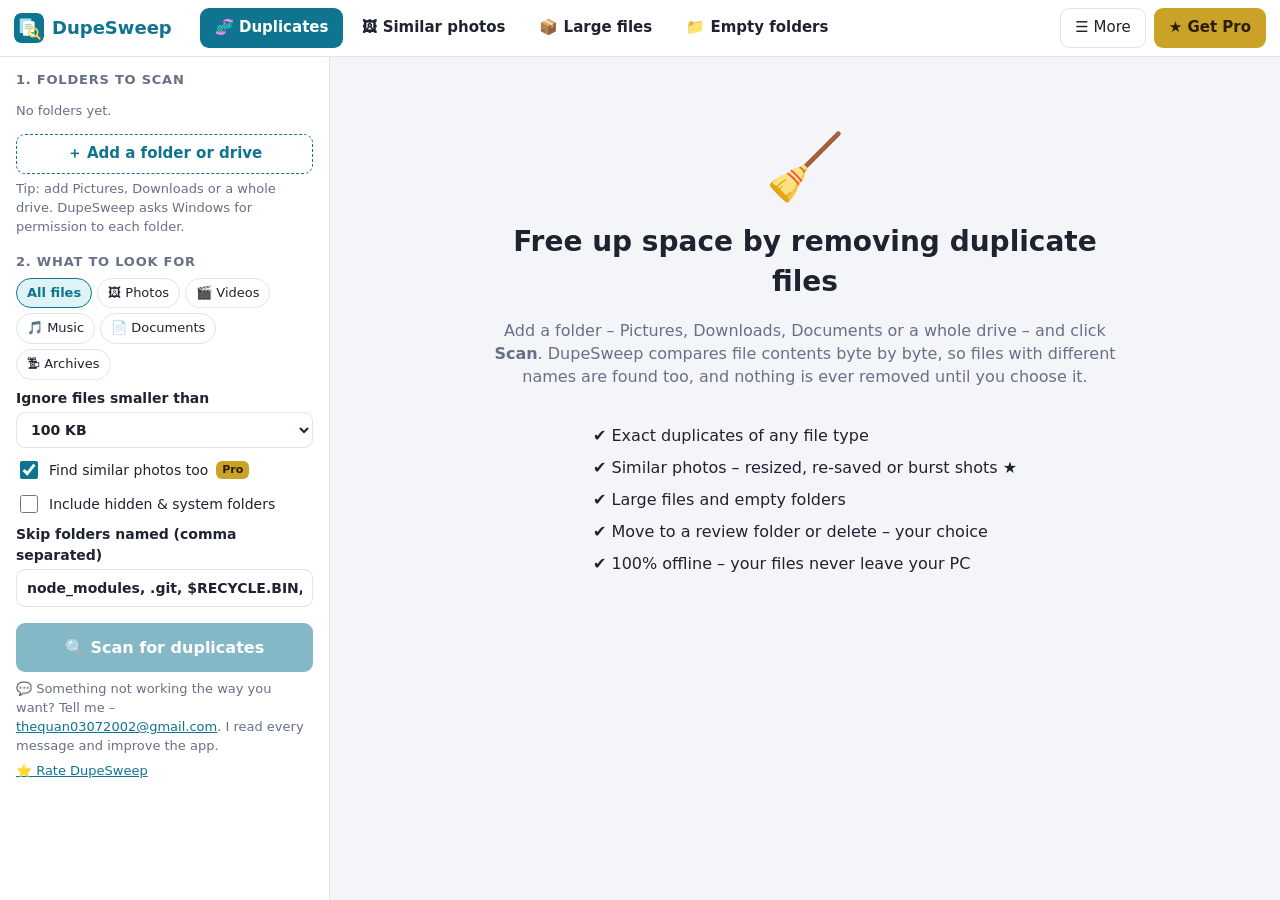
<file: index.html>
<!doctype html>
<html lang="en">
<head>
  <meta charset="utf-8">
  <meta name="viewport" content="width=device-width, initial-scale=1">
  <title>DupeSweep – Duplicate File Finder</title>
  <meta name="description" content="Find and remove duplicate files and similar photos on Windows. Scan any folder or drive, preview, auto-select and move or delete duplicates to free up space. Private, offline, no subscription.">
  <meta name="theme-color" content="#0e7490">
  <link rel="manifest" href="manifest.json">
  <link rel="icon" href="icon-192.png">
  <link rel="stylesheet" href="style.css">
</head>
<body>
  <header class="topbar">
    <div class="brand"><img src="icon-192.png" alt="" width="30" height="30"><span>DupeSweep</span></div>
    <nav class="tabs" id="tabs">
      <button data-t="dupes" class="on">🧬 Duplicates <b id="cDupes"></b></button>
      <button data-t="similar">🖼 Similar photos <b id="cSimilar"></b></button>
      <button data-t="large">📦 Large files <b id="cLarge"></b></button>
      <button data-t="empty">📁 Empty folders <b id="cEmpty"></b></button>
    </nav>
    <div class="top-btns">
      <button id="moreBtn" class="tb">☰ More</button>
      <button id="proBtn" class="pro-btn" hidden>★ Get Pro</button>
    </div>
    <div id="menu" class="menu" hidden>
      <button id="csvBtn">📄 Export report (.csv) ★</button>
      <button id="historyBtn">🧹 Cleaning history</button>
      <hr>
      <a href="help.html" target="_blank" rel="noopener">❓ How to use DupeSweep</a>
      <a href="why.html" target="_blank" rel="noopener">💡 Why DupeSweep – compare</a>
      <a href="mailto:thequan03072002@gmail.com?subject=DupeSweep%20feedback">✉ Feedback &amp; support</a>
      <a href="https://apps.microsoft.com/detail/9P25KDSFDB0N" target="_blank" rel="noopener">More apps: PixelBatch image converter</a>
      <a href="https://apps.microsoft.com/detail/9P8Q19XG2XGT" target="_blank" rel="noopener">More apps: PixRevive photo restorer</a>
    </div>
  </header>

  <main class="pane">
    <section class="side">
      <h2>1. Folders to scan</h2>
      <div id="folderList" class="folders"></div>
      <button id="addFolder" class="add-btn">＋ Add a folder or drive</button>
      <p class="hint" id="fsHint"></p>

      <h2>2. What to look for</h2>
      <div class="chips" id="typeChips"></div>
      <label class="field">Ignore files smaller than
        <select id="minSize"><option value="0">Keep all sizes</option><option value="1024">1 KB</option><option value="102400" selected>100 KB</option><option value="1048576">1 MB</option><option value="10485760">10 MB</option></select>
      </label>
      <label class="check"><input type="checkbox" id="optSimilar" checked> Find similar photos too <span class="pro-tag" id="simTag">Pro</span></label>
      <label class="check"><input type="checkbox" id="optHidden"> Include hidden &amp; system folders</label>
      <label class="field">Skip folders named (comma separated)<input id="skipNames" value="node_modules, .git, $RECYCLE.BIN, System Volume Information"></label>

      <button id="scanBtn" class="primary big">🔍 Scan for duplicates</button>
      <button id="stopBtn" class="ghost big" hidden>■ Stop</button>
      <div class="stats" id="stats" hidden></div>
      <p class="fb-note">💬 Something not working the way you want? Tell me – <a href="mailto:thequan03072002@gmail.com?subject=DupeSweep%20feedback">thequan03072002@gmail.com</a>. I read every message and improve the app.</p>
    </section>

    <section class="main-col">
      <div id="welcome" class="welcome">
        <div class="wel-ic">🧹</div>
        <h1>Free up space by removing duplicate files</h1>
        <p>Add a folder – Pictures, Downloads, Documents or a whole drive – and click <b>Scan</b>. DupeSweep compares file contents byte by byte, so files with different names are found too, and nothing is ever removed until you choose it.</p>
        <ul class="wel-list">
          <li>✔ Exact duplicates of any file type</li>
          <li>✔ Similar photos – resized, re-saved or burst shots ★</li>
          <li>✔ Large files and empty folders</li>
          <li>✔ Move to a review folder or delete – your choice</li>
          <li>✔ 100% offline – your files never leave your PC</li>
        </ul>
      </div>
      <div id="progress" class="progress" hidden>
        <div class="pbar"><i id="pfill"></i></div>
        <p id="ptext"></p>
      </div>
      <div id="results" hidden>
        <div class="rbar">
          <span id="rSummary" class="rsum"></span>
          <span class="grow"></span>
          <label class="inline">Auto-select
            <select id="ruleSel">
              <option value="">– choose a rule –</option>
              <option value="newest">Keep the newest, select the rest</option>
              <option value="oldest">Keep the oldest, select the rest</option>
              <option value="shortest">Keep the shortest path</option>
              <option value="longest">Keep the longest path</option>
              <option value="folder">Keep files in a folder I choose…</option>
              <option value="largest">Keep the largest (similar photos)</option>
              <option value="none">Clear all selections</option>
            </select>
          </label>
          <input id="filterIn" placeholder="Filter by name or folder…">
        </div>
        <div id="groups" class="groups"></div>
        <div id="moreGroups"></div>
        <div class="actbar" id="actbar">
          <span id="selInfo"></span>
          <span class="grow"></span>
          <button id="moveBtn" class="ghost">📂 Move selected to review folder</button>
          <button id="delBtn" class="danger-btn">🗑 Delete selected</button>
        </div>
      </div>
    </section>
  </main>

  <dialog id="confirmDlg" class="dlg">
    <h2 id="cTitle">Delete files?</h2>
    <p id="cText"></p>
    <label class="check" id="cAgreeRow"><input type="checkbox" id="cAgree"> I understand – deleted files do not go to the Recycle Bin</label>
    <div class="row-btns"><button id="cOk" class="danger-btn">Delete</button><button id="cCancel" class="ghost">Cancel</button></div>
  </dialog>

  <dialog id="histDlg" class="dlg wide">
    <h2>Cleaning history</h2>
    <div id="histBody"></div>
    <div class="row-btns"><button id="histClose" class="ghost">Close</button></div>
  </dialog>

  <dialog id="viewDlg" class="dlg wide">
    <div id="viewBody"></div>
    <div class="row-btns"><button id="viewClose" class="ghost">Close</button></div>
  </dialog>

  <dialog id="proDialog" class="dlg">
    <h2>DupeSweep Pro</h2>
    <p class="muted">One-time purchase. Yours forever on this Microsoft account – no subscription. Popular duplicate cleaners cost about $36 or more.</p>
    <ul class="pro-list">
      <li><strong>Unlimited cleaning</strong> <span class="muted">(Free: 25 files per scan)</span></li>
      <li><strong>Similar photo finder</strong> – resized, edited and burst shots</li>
      <li><strong>Smart auto-select</strong> – keep the shortest or longest path, the largest file or a folder you choose <span class="muted">(Free: keep newest or oldest)</span></li>
      <li><strong>Empty folder cleanup</strong></li>
      <li><strong>Export a report</strong> (.csv)</li>
    </ul>
    <p class="fb-note">💬 Something not working the way you want? Tell me – <a href="mailto:thequan03072002@gmail.com?subject=DupeSweep%20feedback">thequan03072002@gmail.com</a>. I read every message and improve the app.</p>
    <p id="proMsg" class="pro-msg" hidden></p>
    <p id="trialInfo" class="pro-msg" hidden></p>
    <div class="row-btns">
      <button id="trialBtn" class="ghost" hidden>Try every Pro feature free for 7 days</button>
      <button id="buyBtn" class="primary" autofocus>Unlock Pro</button>
      <button id="restoreBtn" class="ghost">Restore purchase</button>
      <button id="closePro" class="ghost">Not now</button>
    </div>
  </dialog>

  <div id="toast" class="toast" hidden></div>
  <input id="dirIn" type="file" webkitdirectory multiple hidden>
  <script src="app.js"></script>
  <script src="rate.js" data-id="9P5LWPHRVRZV" data-app="DupeSweep"></script>
</body>
</html>
</file>
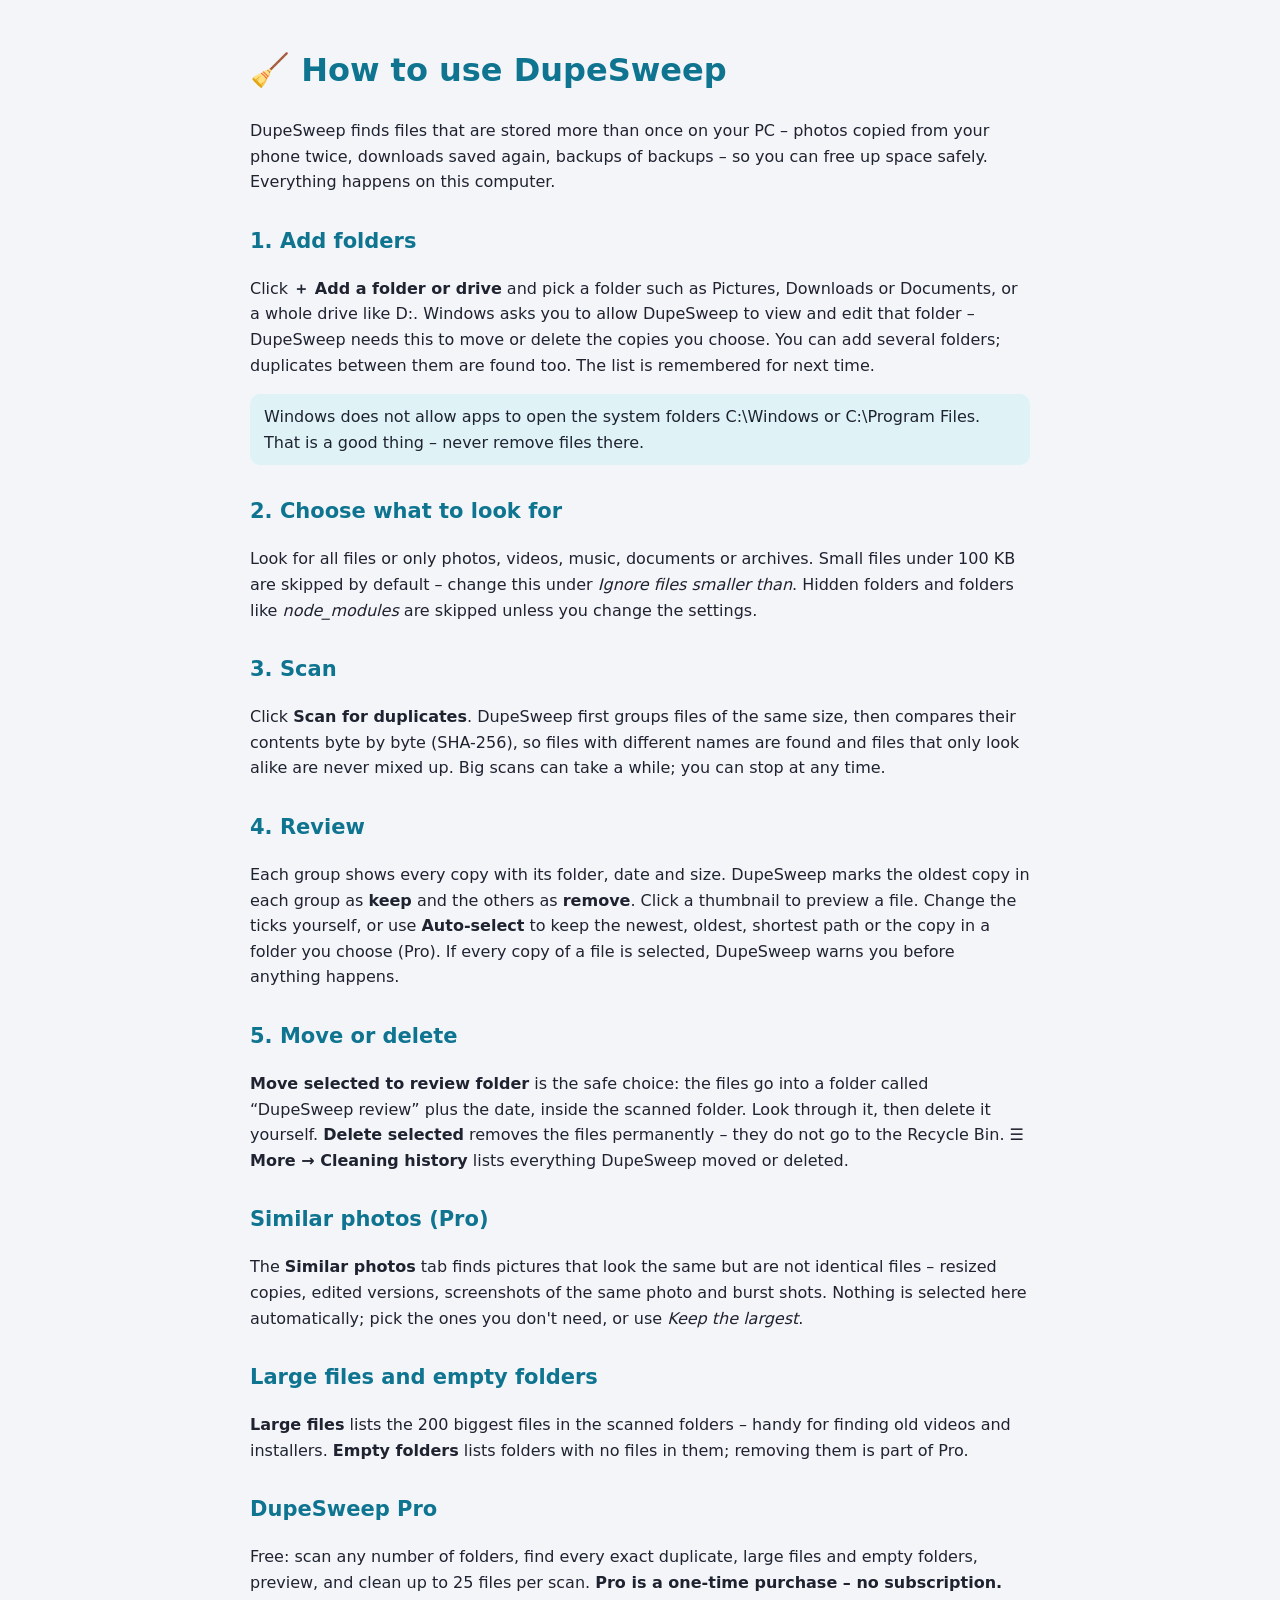
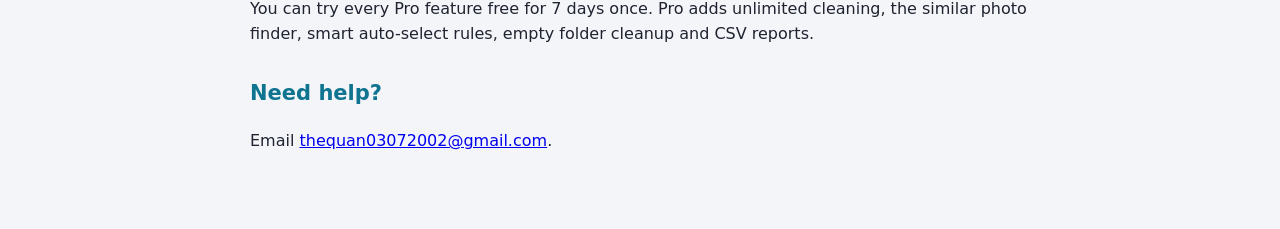
<file: help.html>
<!doctype html>
<html lang="en"><head><meta charset="utf-8"><meta name="viewport" content="width=device-width, initial-scale=1">
<title>How to use DupeSweep</title><link rel="icon" href="icon-192.png">
<style>
body{font:16px/1.6 'Segoe UI',system-ui,sans-serif;max-width:780px;margin:0 auto;padding:24px 18px 60px;color:#1f2330;background:#f4f5f9}
h1,h2{color:#0e7490}h2{margin-top:30px;font-size:21px}
.tip{background:#dff3f7;border-radius:10px;padding:10px 14px}
@media (prefers-color-scheme:dark){body{background:#11171a;color:#e8f1f4}h1,h2{color:#67d4e8}.tip{background:#12313a}a{color:#67d4e8}}
</style></head><body>
<h1>🧹 How to use DupeSweep</h1>
<p>DupeSweep finds files that are stored more than once on your PC – photos copied from your phone twice, downloads saved again, backups of backups – so you can free up space safely. Everything happens on this computer.</p>
<h2>1. Add folders</h2>
<p>Click <b>＋ Add a folder or drive</b> and pick a folder such as Pictures, Downloads or Documents, or a whole drive like D:. Windows asks you to allow DupeSweep to view and edit that folder – DupeSweep needs this to move or delete the copies you choose. You can add several folders; duplicates between them are found too. The list is remembered for next time.</p>
<p class="tip">Windows does not allow apps to open the system folders C:\Windows or C:\Program Files. That is a good thing – never remove files there.</p>
<h2>2. Choose what to look for</h2>
<p>Look for all files or only photos, videos, music, documents or archives. Small files under 100 KB are skipped by default – change this under <i>Ignore files smaller than</i>. Hidden folders and folders like <i>node_modules</i> are skipped unless you change the settings.</p>
<h2>3. Scan</h2>
<p>Click <b>Scan for duplicates</b>. DupeSweep first groups files of the same size, then compares their contents byte by byte (SHA-256), so files with different names are found and files that only look alike are never mixed up. Big scans can take a while; you can stop at any time.</p>
<h2>4. Review</h2>
<p>Each group shows every copy with its folder, date and size. DupeSweep marks the oldest copy in each group as <b>keep</b> and the others as <b>remove</b>. Click a thumbnail to preview a file. Change the ticks yourself, or use <b>Auto-select</b> to keep the newest, oldest, shortest path or the copy in a folder you choose (Pro). If every copy of a file is selected, DupeSweep warns you before anything happens.</p>
<h2>5. Move or delete</h2>
<p><b>Move selected to review folder</b> is the safe choice: the files go into a folder called “DupeSweep review” plus the date, inside the scanned folder. Look through it, then delete it yourself. <b>Delete selected</b> removes the files permanently – they do not go to the Recycle Bin. <b>☰ More → Cleaning history</b> lists everything DupeSweep moved or deleted.</p>
<h2>Similar photos (Pro)</h2>
<p>The <b>Similar photos</b> tab finds pictures that look the same but are not identical files – resized copies, edited versions, screenshots of the same photo and burst shots. Nothing is selected here automatically; pick the ones you don't need, or use <i>Keep the largest</i>.</p>
<h2>Large files and empty folders</h2>
<p><b>Large files</b> lists the 200 biggest files in the scanned folders – handy for finding old videos and installers. <b>Empty folders</b> lists folders with no files in them; removing them is part of Pro.</p>
<h2>DupeSweep Pro</h2>
<p>Free: scan any number of folders, find every exact duplicate, large files and empty folders, preview, and clean up to 25 files per scan. <b>Pro is a one-time purchase – no subscription.</b> You can try every Pro feature free for 7 days once. Pro adds unlimited cleaning, the similar photo finder, smart auto-select rules, empty folder cleanup and CSV reports.</p>
<h2>Need help?</h2>
<p>Email <a href="mailto:thequan03072002@gmail.com">thequan03072002@gmail.com</a>.</p>
</body></html>
</file>
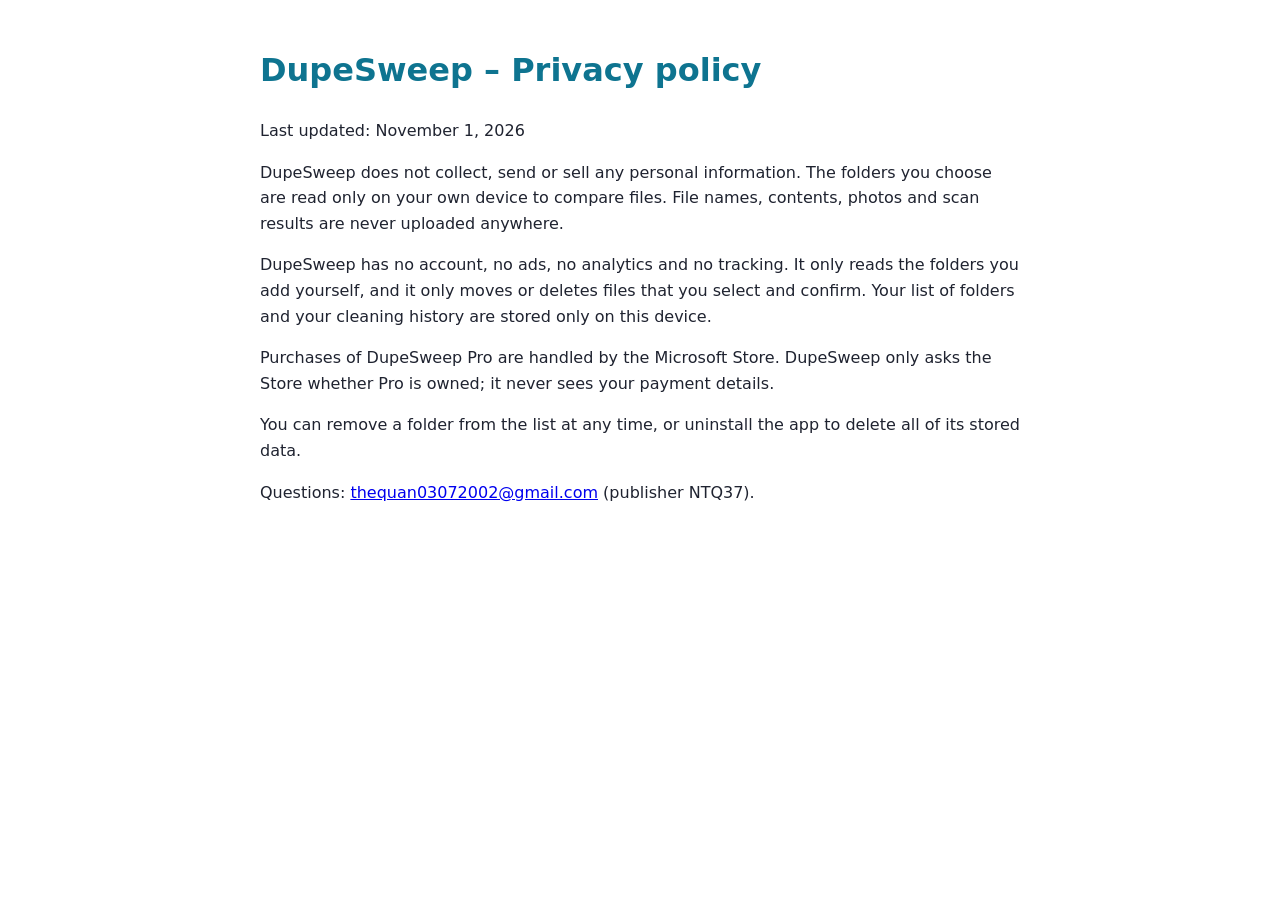
<file: privacy.html>
<!doctype html>
<html lang="en"><head><meta charset="utf-8"><meta name="viewport" content="width=device-width, initial-scale=1">
<title>DupeSweep – Privacy policy</title><link rel="icon" href="icon-192.png">
<style>body{font:16px/1.6 'Segoe UI',system-ui,sans-serif;max-width:760px;margin:0 auto;padding:24px 18px;color:#1f2330}h1{color:#0e7490}</style></head><body>
<h1>DupeSweep – Privacy policy</h1>
<p>Last updated: November 1, 2026</p>
<p>DupeSweep does not collect, send or sell any personal information. The folders you choose are read only on your own device to compare files. File names, contents, photos and scan results are never uploaded anywhere.</p>
<p>DupeSweep has no account, no ads, no analytics and no tracking. It only reads the folders you add yourself, and it only moves or deletes files that you select and confirm. Your list of folders and your cleaning history are stored only on this device.</p>
<p>Purchases of DupeSweep Pro are handled by the Microsoft Store. DupeSweep only asks the Store whether Pro is owned; it never sees your payment details.</p>
<p>You can remove a folder from the list at any time, or uninstall the app to delete all of its stored data.</p>
<p>Questions: <a href="mailto:thequan03072002@gmail.com">thequan03072002@gmail.com</a> (publisher NTQ37).</p>
</body></html>
</file>
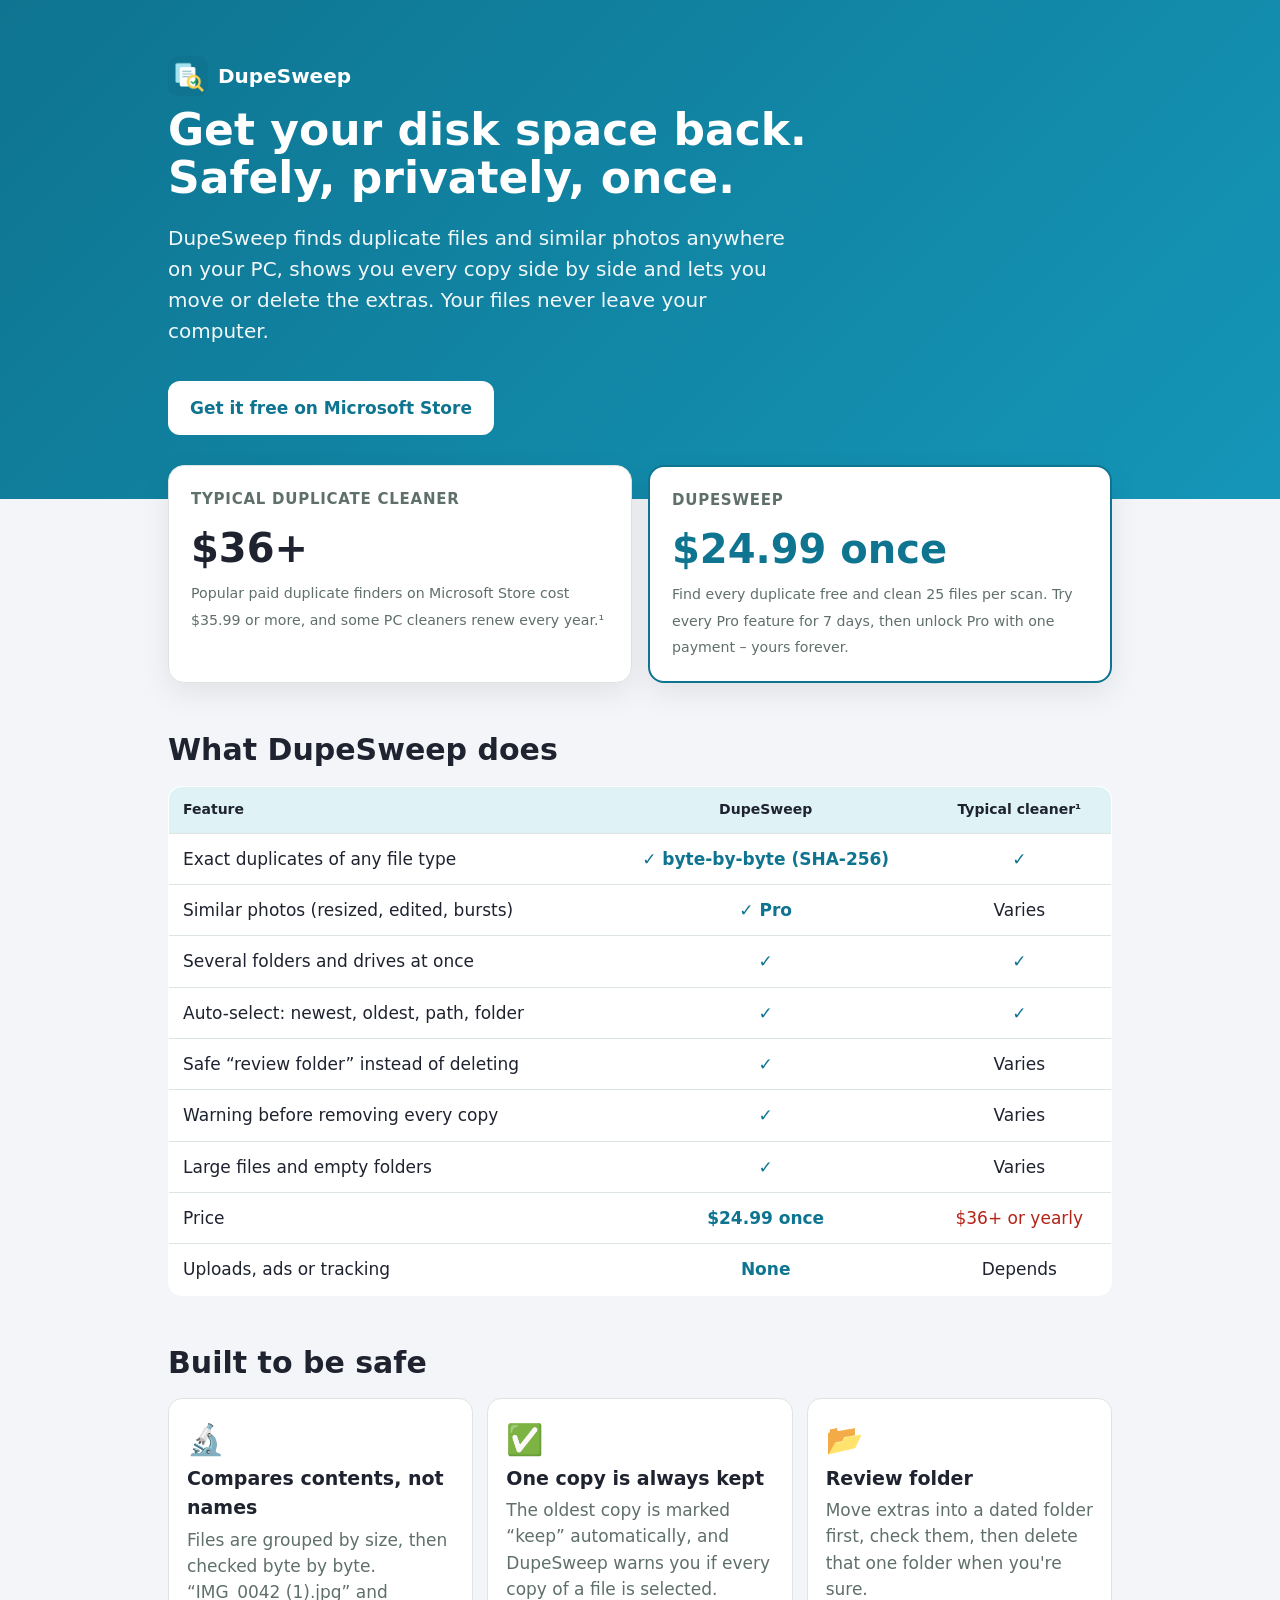
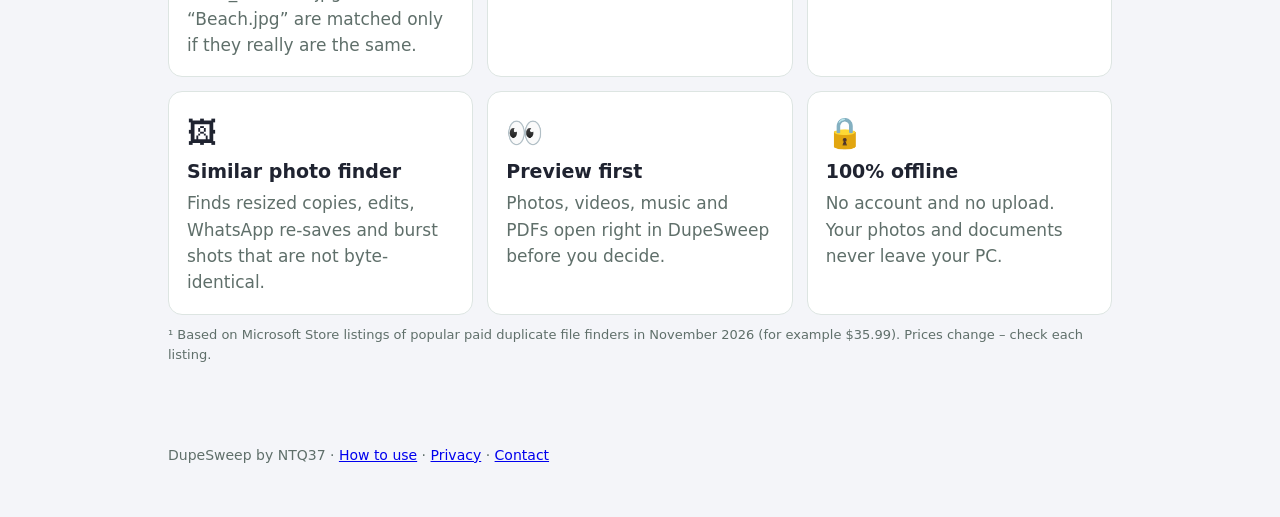
<file: why.html>
<!doctype html>
<html lang="en"><head><meta charset="utf-8"><meta name="viewport" content="width=device-width, initial-scale=1">
<title>Why DupeSweep – duplicate file finder without a subscription</title>
<meta name="description" content="DupeSweep finds duplicate files and similar photos on Windows, compares contents byte by byte and lets you move or delete copies safely. Pay once, no subscription.">
<link rel="icon" href="icon-192.png">
<style>
:root{--g:#0e7490;--g2:#dff3f7;--ink:#1f2330;--mut:#5f6f6a;--line:#dde5e2;--bg:#f4f5f9;--card:#fff}
@media (prefers-color-scheme:dark){:root{--g:#67d4e8;--g2:#12313a;--ink:#e9f0ed;--mut:#a3b2ad;--line:#2f3a37;--bg:#121715;--card:#1b2220}}
*{box-sizing:border-box}body{margin:0;font:17px/1.55 'Segoe UI',system-ui,sans-serif;color:var(--ink);background:var(--bg)}
.wrap{max-width:980px;margin:0 auto;padding:0 18px}
header{background:linear-gradient(135deg,#0e7490,#1596b8);color:#fff;padding:56px 0 64px}
header h1{font-size:44px;line-height:1.1;margin:10px 0}header p{font-size:20px;max-width:640px;opacity:.95}
.brand{display:flex;align-items:center;gap:10px;font-weight:800;font-size:20px}.brand img{border-radius:10px}
.cta{display:inline-block;background:#fff;color:#0e7490;font-weight:800;padding:14px 22px;border-radius:12px;text-decoration:none;margin-top:14px}
.price{display:grid;grid-template-columns:1fr 1fr;gap:16px;margin:-34px 0 30px}
.pcard{background:var(--card);border:1px solid var(--line);border-radius:16px;padding:22px;box-shadow:0 10px 30px rgba(0,0,0,.08)}
.pcard h3{margin:0 0 6px;color:var(--mut);font-size:15px;text-transform:uppercase;letter-spacing:.05em}
.pcard .big{font-size:40px;font-weight:800}.pcard.us{border:2px solid var(--g)}.pcard.us .big{color:var(--g)}
.pcard small{color:var(--mut)}
h2{font-size:30px;margin:44px 0 12px}
table{width:100%;border-collapse:collapse;background:var(--card);border:1px solid var(--line);border-radius:14px;overflow:hidden}
th,td{padding:12px 14px;border-bottom:1px solid var(--line);text-align:center}th:first-child,td:first-child{text-align:left}
th{background:var(--g2);font-size:14px}td.y{color:var(--g);font-weight:800}td.n{color:#b42318}
.grid{display:grid;grid-template-columns:repeat(auto-fill,minmax(270px,1fr));gap:14px}
.f{background:var(--card);border:1px solid var(--line);border-radius:14px;padding:18px}.f b{display:block;font-size:19px;margin-bottom:4px}.f span{color:var(--mut)}
.f .ic{font-size:30px}
.note{color:var(--mut);font-size:13px;margin:10px 0 50px}
footer{padding:30px 0 50px;color:var(--mut);font-size:14px}
@media (max-width:700px){header h1{font-size:32px}.price{grid-template-columns:1fr;margin-top:-24px}th,td{padding:9px 8px;font-size:14px}}
</style></head><body>
<header><div class="wrap">
  <div class="brand"><img src="icon-192.png" width="40" height="40" alt="">DupeSweep</div>
  <h1>Get your disk space back.<br>Safely, privately, once.</h1>
  <p>DupeSweep finds duplicate files and similar photos anywhere on your PC, shows you every copy side by side and lets you move or delete the extras. Your files never leave your computer.</p>
  <a class="cta" href="https://apps.microsoft.com/detail/9P5LWPHRVRZV" id="storeLink">Get it free on Microsoft Store</a>
</div></header>
<main class="wrap">
  <div class="price">
    <div class="pcard"><h3>Typical duplicate cleaner</h3><div class="big">$36+</div><small>Popular paid duplicate finders on Microsoft Store cost $35.99 or more, and some PC cleaners renew every year.¹</small></div>
    <div class="pcard us"><h3>DupeSweep</h3><div class="big" id="ourPrice">$24.99 once</div><small id="ourNote">Find every duplicate free and clean 25 files per scan. Try every Pro feature for 7 days, then unlock Pro with one payment – yours forever.</small></div>
  </div>
  <h2>What DupeSweep does</h2>
  <table>
    <thead><tr><th>Feature</th><th>DupeSweep</th><th>Typical cleaner¹</th></tr></thead>
    <tbody>
      <tr><td>Exact duplicates of any file type</td><td class="y">✓ byte-by-byte (SHA-256)</td><td class="y">✓</td></tr>
      <tr><td>Similar photos (resized, edited, bursts)</td><td class="y">✓ Pro</td><td>Varies</td></tr>
      <tr><td>Several folders and drives at once</td><td class="y">✓</td><td class="y">✓</td></tr>
      <tr><td>Auto-select: newest, oldest, path, folder</td><td class="y">✓</td><td class="y">✓</td></tr>
      <tr><td>Safe “review folder” instead of deleting</td><td class="y">✓</td><td>Varies</td></tr>
      <tr><td>Warning before removing every copy</td><td class="y">✓</td><td>Varies</td></tr>
      <tr><td>Large files and empty folders</td><td class="y">✓</td><td>Varies</td></tr>
      <tr><td>Price</td><td class="y">$24.99 once</td><td class="n">$36+ or yearly</td></tr>
      <tr><td>Uploads, ads or tracking</td><td class="y">None</td><td>Depends</td></tr>
    </tbody>
  </table>
  <h2>Built to be safe</h2>
  <div class="grid">
    <div class="f"><div class="ic">🔬</div><b>Compares contents, not names</b><span>Files are grouped by size, then checked byte by byte. “IMG_0042 (1).jpg” and “Beach.jpg” are matched only if they really are the same.</span></div>
    <div class="f"><div class="ic">✅</div><b>One copy is always kept</b><span>The oldest copy is marked “keep” automatically, and DupeSweep warns you if every copy of a file is selected.</span></div>
    <div class="f"><div class="ic">📂</div><b>Review folder</b><span>Move extras into a dated folder first, check them, then delete that one folder when you're sure.</span></div>
    <div class="f"><div class="ic">🖼</div><b>Similar photo finder</b><span>Finds resized copies, edits, WhatsApp re-saves and burst shots that are not byte-identical.</span></div>
    <div class="f"><div class="ic">👀</div><b>Preview first</b><span>Photos, videos, music and PDFs open right in DupeSweep before you decide.</span></div>
    <div class="f"><div class="ic">🔒</div><b>100% offline</b><span>No account and no upload. Your photos and documents never leave your PC.</span></div>
  </div>
  <p class="note">¹ Based on Microsoft Store listings of popular paid duplicate file finders in November 2026 (for example $35.99). Prices change – check each listing.</p>
</main>
<footer><div class="wrap">DupeSweep by NTQ37 · <a href="help.html">How to use</a> · <a href="privacy.html">Privacy</a> · <a href="mailto:thequan03072002@gmail.com">Contact</a></div></footer>
</body></html>
</file>
<file: style.css>
:root {
  --bg: #f4f5f9; --card: #ffffff; --text: #1f2330; --muted: #687087;
  --line: #e1e3ec; --accent: #0e7490; --accent-2: #dff3f7; --on-accent: #ffffff; --danger: #b42318;
}
@media (prefers-color-scheme: dark) {
  :root { --bg: #11171a; --card: #182126; --text: #e8f1f4; --muted: #9fb2b9; --line: #2a383e; --accent: #67d4e8; --accent-2: #12313a; --on-accent: #062830; --danger: #f97066; }
}
* { box-sizing: border-box; }
[hidden] { display: none !important; }
html, body { height: 100%; }
body { margin: 0; font: 15px/1.45 'Segoe UI', system-ui, sans-serif; background: var(--bg); color: var(--text); display: flex; flex-direction: column; }
button, input, select, textarea { font: inherit; color: inherit; }
button { cursor: pointer; border: 1px solid transparent; border-radius: 9px; padding: 8px 14px; background: var(--accent-2); }
input, select, textarea { background: var(--card); border: 1px solid var(--line); border-radius: 9px; padding: 8px 10px; width: 100%; }
textarea { resize: vertical; }
input:focus, select:focus, textarea:focus, button:focus-visible { outline: 3px solid var(--accent); outline-offset: 1px; }
.primary { background: var(--accent); color: var(--on-accent); font-weight: 700; }
.ghost { background: transparent; border-color: var(--line); }
.ghost:hover, .tb:hover { border-color: var(--accent); }
.danger { color: var(--danger); }
.danger-text { color: var(--danger) !important; }
.muted { color: var(--muted); font-weight: 400; }
.hint { color: var(--muted); font-size: 13px; margin: 6px 0; }
.wide { width: 100%; margin-top: 8px; }

.topbar { display: flex; align-items: center; gap: 14px; padding: 8px 14px; background: var(--card); border-bottom: 1px solid var(--line); position: relative; }
.brand { display: flex; align-items: center; gap: 8px; font-weight: 800; font-size: 18px; color: var(--accent); }
.brand img { border-radius: 7px; }
.tabs { display: flex; gap: 4px; margin-left: 14px; }
.tabs button { background: transparent; font-weight: 600; }
.tabs button.on { background: var(--accent); color: var(--on-accent); }
.top-btns { margin-left: auto; display: flex; gap: 8px; }
.tb { background: transparent; border-color: var(--line); }
.pro-btn { background: #c9a227; color: #2a1d00; font-weight: 800; }
.pro-btn.is-pro { background: var(--accent-2); color: var(--accent); cursor: default; }
.menu { position: absolute; right: 14px; top: 52px; background: var(--card); border: 1px solid var(--line); border-radius: 12px; box-shadow: 0 12px 30px rgba(0,0,0,.18); padding: 6px; z-index: 30; display: flex; flex-direction: column; min-width: 280px; }
.menu button, .menu a { text-align: left; background: transparent; padding: 9px 12px; border-radius: 8px; color: var(--text); text-decoration: none; }
.menu button:hover, .menu a:hover { background: var(--accent-2); }

.pane { flex: 1; display: grid; grid-template-columns: 330px 1fr; min-height: 0; }
.side { padding: 14px 16px; border-right: 1px solid var(--line); overflow: auto; background: var(--card); }
.side h2 { font-size: 13px; text-transform: uppercase; letter-spacing: .06em; color: var(--muted); margin: 16px 0 6px; }
.side h2:first-child { margin-top: 0; }
.main-col { overflow: auto; padding: 14px 18px; min-width: 0; }
.field { display: flex; flex-direction: column; gap: 4px; font-weight: 600; font-size: 14px; margin-top: 8px; }
.two { display: grid; grid-template-columns: 1fr 1fr; gap: 10px; }
.row-btns { display: flex; gap: 8px; flex-wrap: wrap; margin-top: 10px; }
.check { display: flex; align-items: center; gap: 8px; margin-top: 10px; font-size: 14px; }
.check input { width: 18px; height: 18px; accent-color: var(--accent); }
.stats { margin-top: 16px; background: var(--accent-2); border-radius: 10px; padding: 10px 12px; font-size: 14px; line-height: 1.7; }

.list-head { display: flex; gap: 10px; margin-bottom: 10px; }
.list-head select { width: 210px; }
.table-wrap { background: var(--card); border: 1px solid var(--line); border-radius: 12px; overflow: hidden; }
table.guests { width: 100%; border-collapse: collapse; }
.guests th { text-align: left; font-size: 12px; text-transform: uppercase; letter-spacing: .05em; color: var(--muted); padding: 8px 10px; border-bottom: 1px solid var(--line); background: var(--bg); }
.guests td { padding: 7px 10px; border-bottom: 1px solid var(--line); }
.dlg { border: 1px solid var(--line); border-radius: 16px; padding: 22px; background: var(--card); color: var(--text); max-width: 460px; width: calc(100% - 32px); }
.dlg::backdrop { background: rgba(0,0,0,.5); }
.dlg h2 { margin: 0 0 6px; font-size: 21px; }
.pro-list { padding-left: 20px; line-height: 1.8; }
.pro-msg { background: var(--accent-2); border-radius: 8px; padding: 9px 11px; }
.toast { position: fixed; left: 50%; bottom: 24px; transform: translateX(-50%); background: #1f2937; color: #fff; padding: 11px 18px; border-radius: 10px; z-index: 50; max-width: calc(100% - 24px); }

@media print {
  :root { --bg: #f4f5f9; --card: #fff; --text: #1f2330; --muted: #555; --line: #ccc; }
  html, body { display: block; background: #fff; color: #000; height: auto; }
  .tabs, .top-btns, .menu, .side, .actbar, .rbar .inline, #filterIn, #moreGroups, .toast, dialog, #progress, .lockbox button { display: none !important; }
  .topbar { border: 0; }
  .pane { display: block; }
  .main-col { overflow: visible; padding: 0; }
  .group { break-inside: avoid; }
  .frow.sel { background: #fff1f0 !important; }
  .frow, .tag { -webkit-print-color-adjust: exact; print-color-adjust: exact; }
}

/* ---------- DupeSweep ---------- */
.grow { flex: 1; }
.menu hr { border: 0; border-top: 1px solid var(--line); margin: 4px 6px; width: auto; }
.tabs button b { font-size: 12px; background: rgba(0,0,0,.12); border-radius: 99px; padding: 0 7px; margin-left: 3px; }
.tabs button b:empty { display: none; }
.pane { grid-template-columns: 330px 1fr; }
.folders { display: flex; flex-direction: column; gap: 6px; }
.folder { display: flex; align-items: center; justify-content: space-between; background: var(--bg); border: 1px solid var(--line); border-radius: 9px; padding: 6px 6px 6px 10px; font-size: 14px; }
.folder span { overflow: hidden; text-overflow: ellipsis; white-space: nowrap; }
.folder small { color: var(--muted); }
.folder button { background: transparent; padding: 2px 8px; color: var(--muted); }
.add-btn { width: 100%; margin-top: 8px; background: transparent; border: 1px dashed var(--accent); color: var(--accent); font-weight: 600; }
.chips { display: flex; gap: 5px; flex-wrap: wrap; }
.chips button { font-size: 13px; padding: 5px 10px; background: transparent; border-color: var(--line); border-radius: 99px; }
.chips button.on { background: var(--accent-2); border-color: var(--accent); color: var(--accent); font-weight: 700; }
.big { width: 100%; margin-top: 16px; padding: 12px; font-size: 16px; }
.primary:disabled, button:disabled { opacity: .5; cursor: default; }
.pro-tag { font-size: 11px; background: #c9a227; color: #2a1d00; border-radius: 6px; padding: 1px 6px; font-weight: 800; vertical-align: middle; }
.welcome { max-width: 640px; margin: 50px auto; text-align: center; }
.wel-ic { font-size: 64px; }
.welcome h1 { font-size: 28px; margin: 8px 0; }
.welcome p { color: var(--muted); font-size: 16px; }
.wel-list { list-style: none; padding: 0; text-align: left; display: inline-block; font-size: 16px; line-height: 2; }
.progress { max-width: 640px; margin: 80px auto; text-align: center; }
.pbar { height: 12px; background: var(--accent-2); border-radius: 99px; overflow: hidden; }
.pbar i { display: block; height: 100%; width: 0; background: var(--accent); transition: width .2s; }
#results { display: flex; flex-direction: column; min-height: 100%; }
.rbar { display: flex; gap: 10px; align-items: center; flex-wrap: wrap; margin-bottom: 10px; }
.rsum { font-size: 16px; }
.inline { display: flex; align-items: center; gap: 6px; font-size: 14px; font-weight: 600; }
.inline select { width: auto; }
#filterIn { width: 230px; }
.group { background: var(--card); border: 1px solid var(--line); border-radius: 12px; margin-bottom: 10px; overflow: hidden; }
.gh { display: flex; gap: 8px; align-items: center; padding: 8px 12px; background: var(--bg); border-bottom: 1px solid var(--line); font-size: 14px; }
.gi { font-size: 18px; }
.frow { display: grid; grid-template-columns: 30px 52px minmax(0,1fr) 110px 80px 70px; gap: 10px; align-items: center; padding: 6px 12px; border-bottom: 1px solid var(--line); }
.frow:last-child { border-bottom: 0; }
.frow.sel { background: #fff1f0; }
@media (prefers-color-scheme: dark) { .frow.sel { background: #3a1d1d; } }
.cb input { width: 18px; height: 18px; accent-color: #d92d20; }
.thb { padding: 0; background: transparent; border: 0; }
.th { width: 48px; height: 48px; border-radius: 7px; object-fit: cover; display: grid; place-items: center; background: var(--bg); font-size: 24px; }
.fn { min-width: 0; }
.fn b, .fn small { display: block; overflow: hidden; text-overflow: ellipsis; white-space: nowrap; }
.fn b { font-weight: 600; font-size: 14px; }
.fn small { color: var(--muted); font-size: 12px; }
.fd, .fs { font-size: 13px; color: var(--muted); text-align: right; }
.fs { color: var(--text); font-weight: 600; }
.tag { font-size: 11px; font-weight: 800; text-transform: uppercase; border-radius: 99px; padding: 2px 8px; text-align: center; }
.tag.keep { background: #dff5e8; color: #17603a; }
.tag.rm { background: #fde3e1; color: #9b1c13; }
.lockbox { background: var(--accent-2); border-radius: 12px; padding: 16px; text-align: center; margin-bottom: 10px; display: flex; gap: 12px; align-items: center; justify-content: center; flex-wrap: wrap; }
.empty-msg { text-align: center; color: var(--muted); font-size: 18px; padding: 60px 0; }
.actbar { position: sticky; bottom: 0; display: flex; gap: 10px; align-items: center; background: var(--card); border: 1px solid var(--line); border-radius: 12px; padding: 10px 12px; margin-top: auto; box-shadow: 0 -6px 18px rgba(0,0,0,.08); }
.danger-btn { background: #d92d20; color: #fff; font-weight: 700; }
.warnbox { background: #fff4d9; color: #6b4d00; border-radius: 8px; padding: 8px 10px; }
.dlg.wide { max-width: 900px; }
.pv { max-width: 100%; max-height: 62vh; display: block; margin: 8px auto; border-radius: 8px; }
.pv.pdf { width: 100%; height: 62vh; border: 0; }
.pv-ic { font-size: 90px; text-align: center; padding: 30px; }
.pv-t { word-break: break-all; }
.stats { line-height: 1.8; }
@media (max-width: 900px) {
  .pane { grid-template-columns: 1fr; grid-template-rows: auto auto; overflow: auto; }
  .side { border-right: 0; overflow: visible; }
  .frow { grid-template-columns: 26px 44px minmax(0,1fr) 64px; }
  .frow .fd, .frow .tag { display: none; }
}
@media (max-width: 820px) {
  .topbar { flex-wrap: wrap; gap: 8px; }
  .tabs { order: 3; width: 100%; overflow-x: auto; margin-left: 0; }
  .tabs button { white-space: nowrap; padding: 6px 10px; }
}
.fb-note { color: var(--muted); font-size: 13px; line-height: 1.45; margin: 8px 0 0; overflow-wrap: anywhere; }
.fb-note a { color: var(--accent); }
</file>
